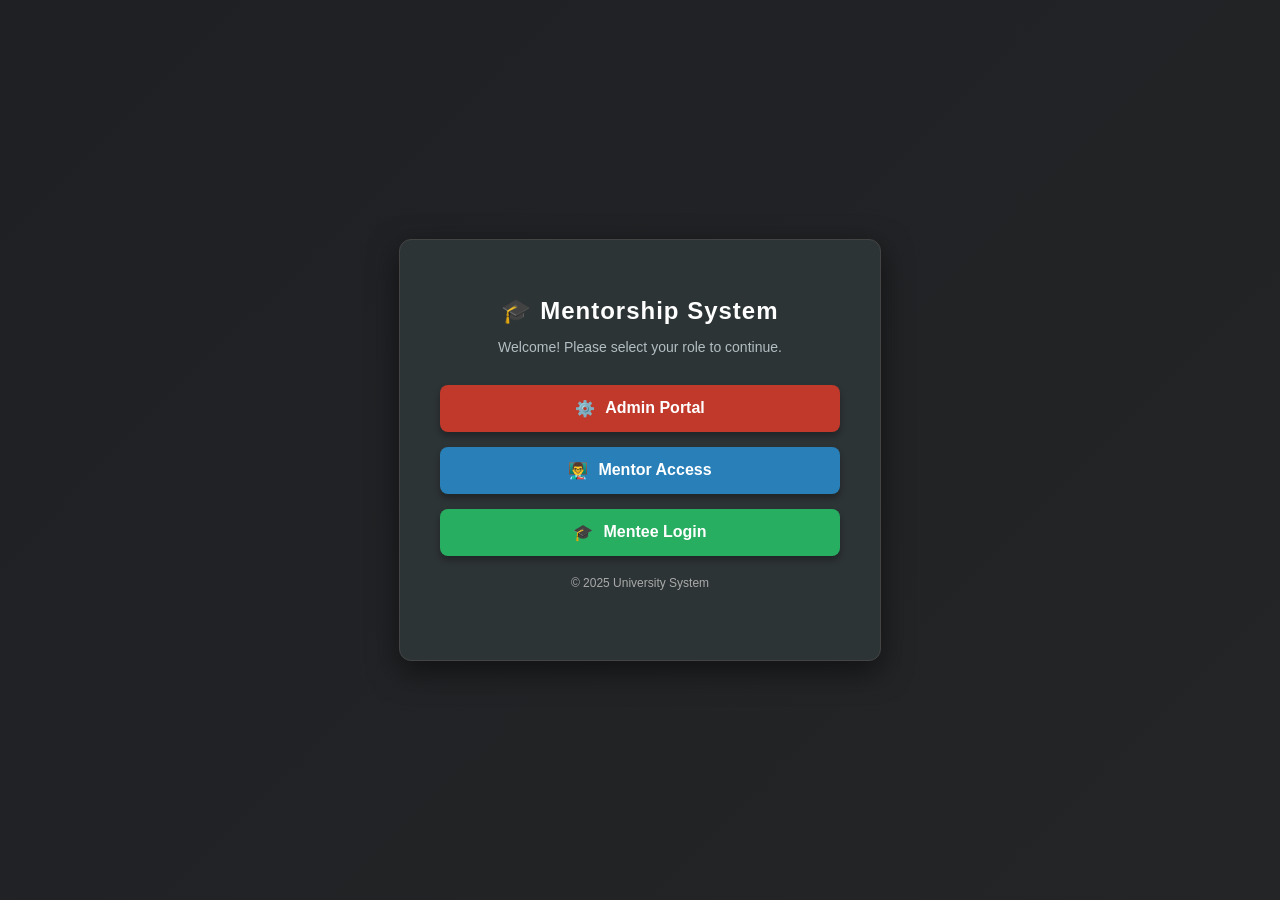
<file: web/Storyboard/index.html>
<!DOCTYPE html>
<!--
Click nbfs://nbhost/SystemFileSystem/Templates/Licenses/license-default.txt to change this license
Click nbfs://nbhost/SystemFileSystem/Templates/JSP_Servlet/Html.html to edit this template
-->

<html lang="en">
<head>
    <meta charset="UTF-8">
    <title>Student Mentorship Program System</title>
    <style>
        /* 1. Reset and Dark Base */
        body {
            margin: 0;
            padding: 0;
            font-family: 'Segoe UI', Tahoma, Geneva, Verdana, sans-serif;
            /* Dark background gradient */
            background: linear-gradient(135deg, #1e2024 0%, #232526 100%);
            height: 100vh;
            display: flex;
            justify-content: center;
            align-items: center;
            color: #ffffff; /* Default text color is white */
        }

        /* 2. The Dark Card */
        .login-card {
            background-color: #2d3436; /* Dark Gray Card */
            padding: 40px;
            border-radius: 12px;
            /* Subtle shadow + faint border for contrast */
            box-shadow: 0 10px 30px rgba(0,0,0,0.5);
            border: 1px solid #444; 
            text-align: center;
            width: 100%;
            max-width: 400px;
            transition: transform 0.3s ease;
        }

        .login-card:hover {
            transform: translateY(-5px);
            border-color: #666; /* Lighten border on hover */
        }

        /* 3. Typography */
        h1 {
            color: #ffffff;
            margin-bottom: 10px;
            font-size: 24px;
            letter-spacing: 1px;
        }

        p {
            color: #b2bec3; /* Light Gray text */
            margin-bottom: 30px;
            font-size: 14px;
        }

        /* 4. Button Container */
        .role-buttons {
            display: flex;
            flex-direction: column;
            gap: 15px;
        }

        /* 5. Button Styling */
        .btn {
            padding: 14px 20px;
            border: none;
            border-radius: 8px;
            font-size: 16px;
            font-weight: 600;
            cursor: pointer;
            transition: all 0.3s ease;
            display: flex;
            align-items: center;
            justify-content: center;
            gap: 10px;
            text-decoration: none;
            color: white;
            /* Add subtle darkness to button backgrounds */
            box-shadow: 0 4px 6px rgba(0,0,0,0.3);
        }

        /* Specific Colors - Adjusted for Dark Mode */
        .btn-admin {
            background-color: #c0392b; /* Deep Red */
        }
        .btn-admin:hover { background-color: #e74c3c; box-shadow: 0 0 15px rgba(231, 76, 60, 0.4); }

        .btn-mentor {
            background-color: #2980b9; /* Deep Blue */
        }
        .btn-mentor:hover { background-color: #3498db; box-shadow: 0 0 15px rgba(52, 152, 219, 0.4); }

        .btn-mentee {
            background-color: #27ae60; /* Deep Green */
        }
        .btn-mentee:hover { background-color: #2ecc71; box-shadow: 0 0 15px rgba(46, 204, 113, 0.4); }

    </style>
</head>
<body>
    <div class = "login-card">
        <h1>🎓 Mentorship System</h1>
        <p>Welcome! Please select your role to continue.</p>

        <div class="role-buttons">
            <button class="btn btn-admin" onclick="location.href='login.html?role=Admin'">
                <span>⚙️</span> Admin Portal
            </button>

            <button class="btn btn-mentor" onclick="location.href='login.html?role=Mentor'">
                <span>👨‍🏫</span> Mentor Access
            </button>

            <button class="btn btn-mentee" onclick="location.href='login.html?role=Mentee'">
                <span>🎓</span> Mentee Login
            </button>
        </div>
        <p style="margin-top: 20px; font-size: 12px; color: #aaa;">© 2025 University System</p>
    </div>
</body>
</html>
</file>
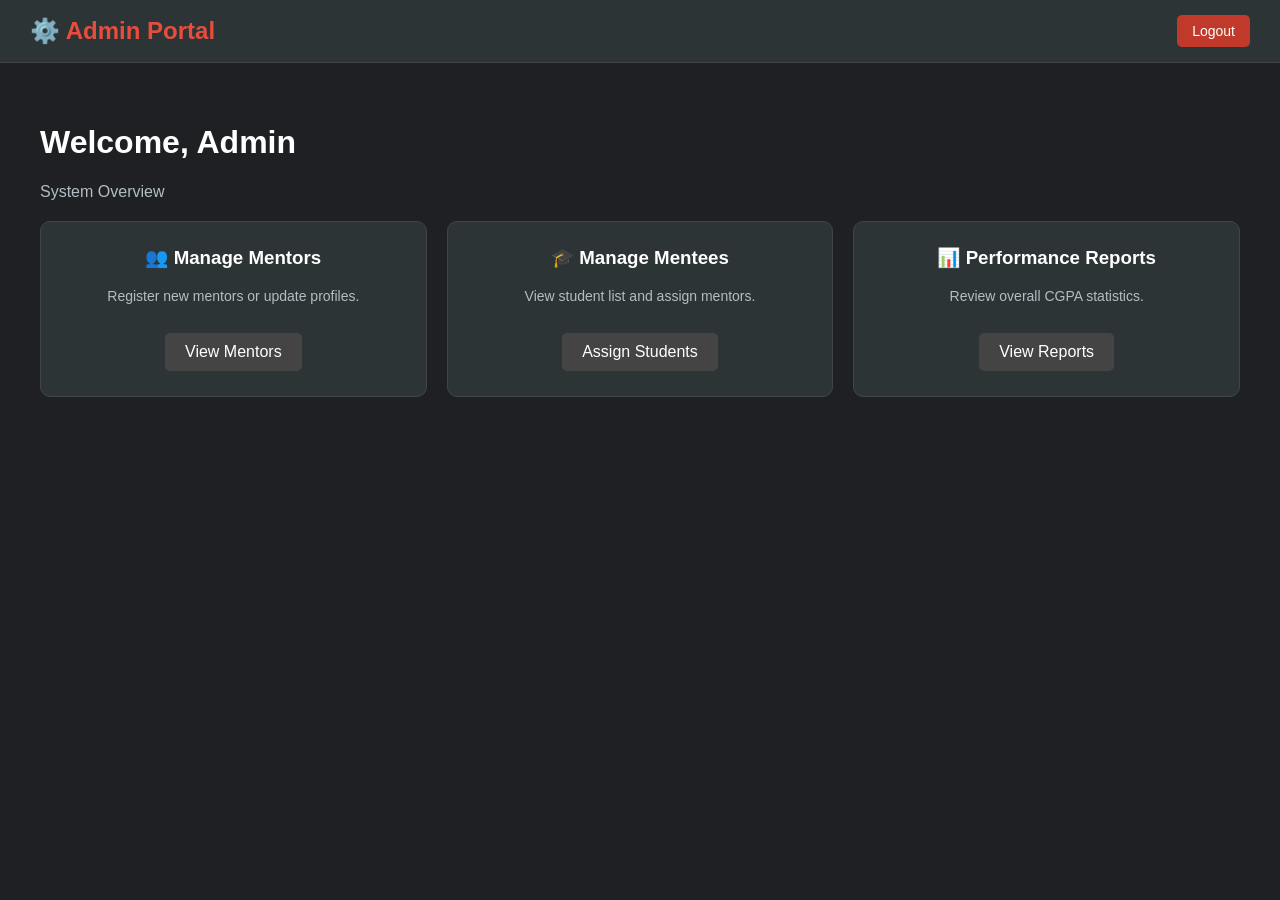
<file: web/Storyboard/admin_dashboard.html>
<!DOCTYPE html>
<!--
Click nbfs://nbhost/SystemFileSystem/Templates/Licenses/license-default.txt to change this license
Click nbfs://nbhost/SystemFileSystem/Templates/JSP_Servlet/Html.html to edit this template
-->

<html lang="en">
<head>
    <meta charset="UTF-8">
    <title>Admin Dashboard</title>
    <style>
        /* Shared Dark Theme */
        body {
            margin: 0; font-family: 'Segoe UI', sans-serif;
            background-color: #1e2024; color: white;
        }
        
        /* Navbar */
        .navbar {
            background-color: #2d3436; padding: 15px 30px;
            display: flex; justify-content: space-between; align-items: center;
            border-bottom: 1px solid #444;
        }
        .navbar h2 { margin: 0; color: #e74c3c; /* Red for Admin */ }
        .btn-logout {
            padding: 8px 15px; background-color: #c0392b; color: white;
            text-decoration: none; border-radius: 5px; font-size: 14px;
        }

        /* Main Content Grid */
        .container { padding: 40px; max-width: 1200px; margin: 0 auto; }
        .dashboard-grid {
            display: grid; grid-template-columns: repeat(auto-fit, minmax(250px, 1fr));
            gap: 20px; margin-top: 20px;
        }

        /* Action Cards */
        .card {
            background-color: #2d3436; padding: 25px; border-radius: 10px;
            text-align: center; border: 1px solid #444; transition: 0.3s;
        }
        .card:hover { transform: translateY(-5px); border-color: #e74c3c; }
        .card h3 { margin-top: 0; }
        .card p { color: #b2bec3; font-size: 14px; }
        
        .btn-action {
            display: inline-block; margin-top: 15px; padding: 10px 20px;
            background-color: #444; color: white; text-decoration: none;
            border-radius: 5px; transition: 0.3s;
        }
        .btn-action:hover { background-color: #e74c3c; }
    </style>
</head>
<body>
    <div class="navbar">
        <h2>⚙️ Admin Portal</h2>
        <a href="index.html" class="btn-logout">Logout</a>
    </div>

    <div class="container">
        <h1>Welcome, Admin</h1>
        <p style="color: #b2bec3;">System Overview</p>

        <div class="dashboard-grid">
            <div class="card">
                <h3>👥 Manage Mentors</h3>
                <p>Register new mentors or update profiles.</p>
                <a href="#" class="btn-action">View Mentors</a>
            </div>

            <div class="card">
                <h3>🎓 Manage Mentees</h3>
                <p>View student list and assign mentors.</p>
                <a href="#" class="btn-action">Assign Students</a>
            </div>

            <div class="card">
                <h3>📊 Performance Reports</h3>
                <p>Review overall CGPA statistics.</p>
                <a href="#" class="btn-action">View Reports</a>
            </div>
        </div>
    </div>
</body>
</html>
</file>
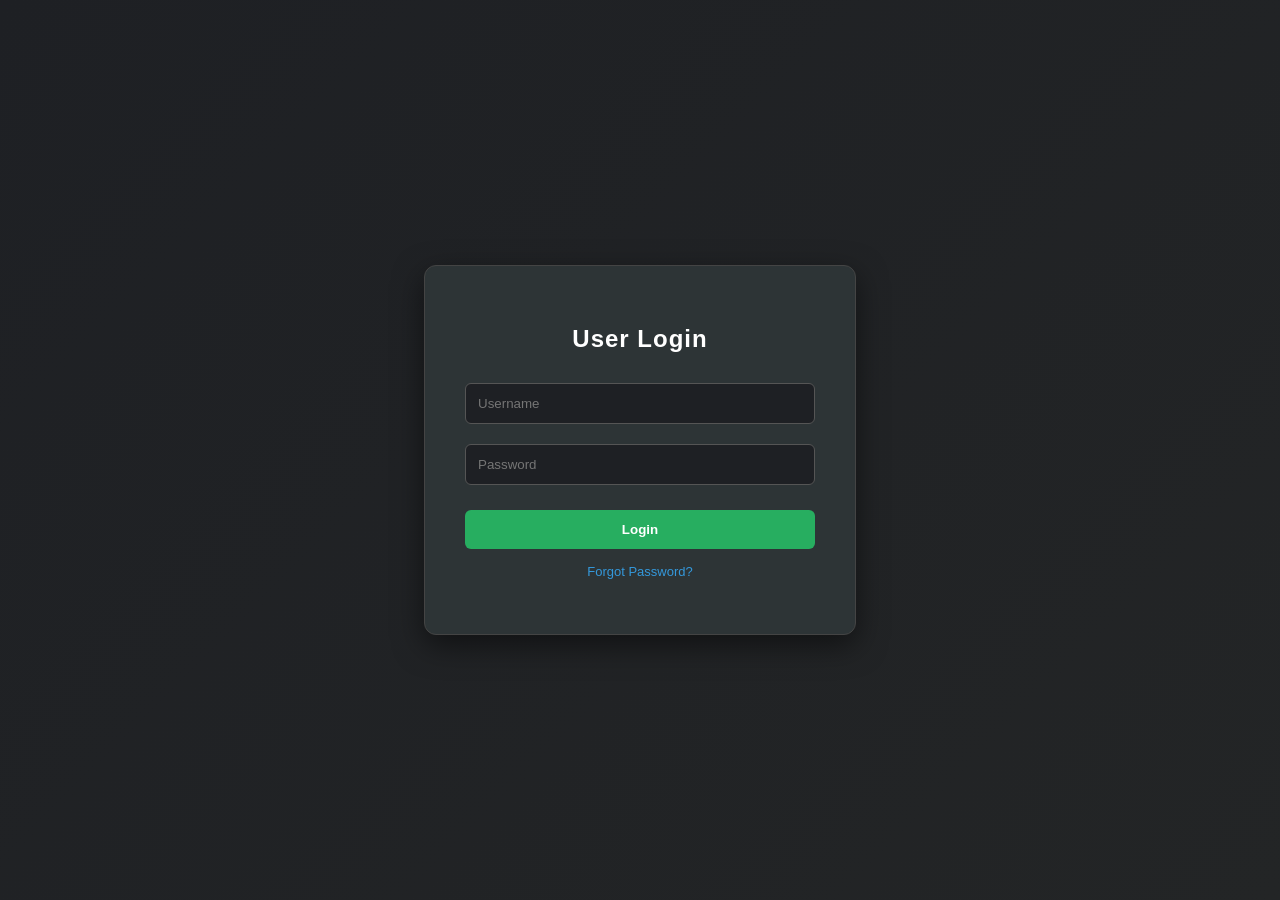
<file: web/Storyboard/login.html>
<!DOCTYPE html>
<!--
Click nbfs://nbhost/SystemFileSystem/Templates/Licenses/license-default.txt to change this license
Click nbfs://nbhost/SystemFileSystem/Templates/JSP_Servlet/Html.html to edit this template
-->

<html lang="en">
<head>
    <meta charset="UTF-8">
    <title>Login</title>
    <style>
        body {
            margin: 0; padding: 0;
            font-family: 'Segoe UI', Tahoma, Geneva, Verdana, sans-serif;
            background: linear-gradient(135deg, #1e2024 0%, #232526 100%);
            height: 100vh;
            display: flex; justify-content: center; align-items: center;
            color: white;
        }
        .login-card {
            background-color: #2d3436;
            padding: 40px;
            border-radius: 12px;
            box-shadow: 0 10px 30px rgba(0,0,0,0.5);
            border: 1px solid #444;
            width: 100%; max-width: 350px;
            text-align: center;
        }
        h2 { margin-bottom: 20px; letter-spacing: 1px; }
        input {
            width: 100%; padding: 12px; margin: 10px 0;
            background-color: #1e2024; border: 1px solid #555;
            border-radius: 6px; color: white; box-sizing: border-box;
        }
        input:focus { outline: none; border-color: #3498db; }
        
        .btn-login {
            width: 100%; padding: 12px; margin-top: 15px;
            background-color: #27ae60; color: white;
            border: none; border-radius: 6px; font-weight: bold; cursor: pointer;
            transition: 0.3s;
        }
        .btn-login:hover { background-color: #2ecc71; box-shadow: 0 0 10px rgba(46, 204, 113, 0.4); }

        .links { margin-top: 15px; font-size: 13px; }
        .links a { color: #3498db; text-decoration: none; margin: 0 5px; cursor: pointer; }
        .links a:hover { text-decoration: underline; }
        
        .hidden { display: none; }
    </style>
</head>
<body>
    <div class="login-card">
        <h2 id="role-title">Login</h2>

        <input type="text" placeholder="Username" required>
        <input type="password" placeholder="Password" required>
        
        <button class="btn-login" onclick="handleLogin()">Login</button>

        <div class="links">
            <a href="#" onclick="alert('Reset password feature coming soon!')">Forgot Password?</a>
            <br><br>
            <span id="signup-section" class="hidden">
                New Student? <a href="register_mentee.html">Sign Up Here</a>
            </span>
        </div>
    </div>
    
    <script>
        // 1. Get the Role from the URL (passed from index.html)
        const urlParams = new URLSearchParams(window.location.search);
        const role = urlParams.get('role') || 'User';
        
        // 2. Update Title
        document.getElementById('role-title').innerText = role + " Login";
        
        // 3. Show "Sign Up" only if the user is a Mentee
        if (role === 'Mentee') {
            document.getElementById('signup-section').classList.remove('hidden');
        }

        // 4. Handle Login Logic
        function handleLogin() {
            if(role === 'Admin') window.location.href = 'admin_dashboard.html';
            else if(role === 'Mentor') window.location.href = 'mentor_dashboard.html';
            else window.location.href = 'mentee_dashboard.html';
        }
    </script>
</body>
</html>
</file>
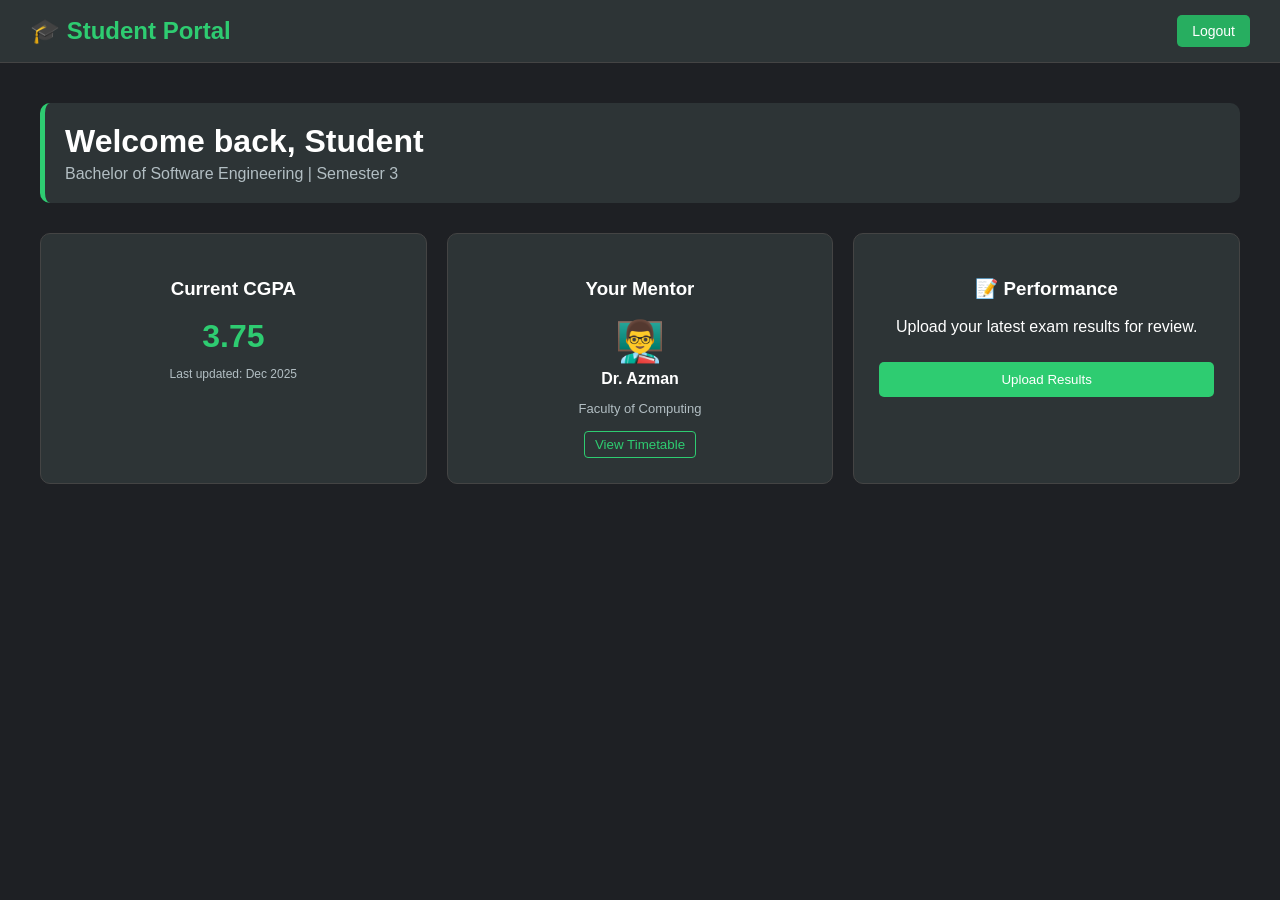
<file: web/Storyboard/mentee_dashboard.html>
<!DOCTYPE html>
<!--
Click nbfs://nbhost/SystemFileSystem/Templates/Licenses/license-default.txt to change this license
Click nbfs://nbhost/SystemFileSystem/Templates/JSP_Servlet/Html.html to edit this template
-->

<html lang="en">
<head>
    <meta charset="UTF-8">
    <title>Mentee Dashboard</title>
    <style>
        /* Shared Dark Theme */
        body {
            margin: 0; font-family: 'Segoe UI', sans-serif;
            background-color: #1e2024; color: white;
        }
        
        /* Navbar */
        .navbar {
            background-color: #2d3436; padding: 15px 30px;
            display: flex; justify-content: space-between; align-items: center;
            border-bottom: 1px solid #444;
        }
        .navbar h2 { margin: 0; color: #2ecc71; /* Green for Mentee */ }
        .btn-logout {
            padding: 8px 15px; background-color: #27ae60; color: white;
            text-decoration: none; border-radius: 5px; font-size: 14px;
        }

        /* Content */
        .container { padding: 40px; max-width: 1200px; margin: 0 auto; }
        
        /* Profile Summary Box */
        .profile-summary {
            background: linear-gradient(to right, #2d3436, #2d3436);
            padding: 20px; border-radius: 10px; border-left: 5px solid #2ecc71;
            margin-bottom: 30px;
        }

        .dashboard-grid {
            display: grid; grid-template-columns: repeat(auto-fit, minmax(250px, 1fr));
            gap: 20px;
        }

        .card {
            background-color: #2d3436; padding: 25px; border-radius: 10px;
            border: 1px solid #444; text-align: center;
        }
        .card:hover { border-color: #2ecc71; }

        .stat-number { font-size: 32px; font-weight: bold; color: #2ecc71; display: block; margin: 10px 0; }
        
        .btn-upload {
            background-color: #2ecc71; color: white; border: none; padding: 10px 20px;
            border-radius: 5px; cursor: pointer; margin-top: 10px; width: 100%;
        }
    </style>
</head>
<body>
    <div class="navbar">
        <h2>🎓 Student Portal</h2>
        <a href="index.html" class="btn-logout">Logout</a>
    </div>

    <div class="container">
        <div class="profile-summary">
            <h1 style="margin:0;">Welcome back, Student</h1>
            <p style="color:#b2bec3; margin:5px 0 0 0;">Bachelor of Software Engineering | Semester 3</p>
        </div>

        <div class="dashboard-grid">
            <div class="card">
                <h3>Current CGPA</h3>
                <span class="stat-number">3.75</span>
                <p style="color:#b2bec3; font-size:12px;">Last updated: Dec 2025</p>
            </div>

            <div class="card">
                <h3>Your Mentor</h3>
                <div style="margin: 15px 0;">
                    <span style="font-size: 40px;">👨‍🏫</span>
                    <h4 style="margin:5px 0;">Dr. Azman</h4>
                    <p style="color:#b2bec3; font-size:13px;">Faculty of Computing</p>
                </div>
                <button style="background:none; border:1px solid #2ecc71; color:#2ecc71; padding:5px 10px; border-radius:4px; cursor:pointer;">View Timetable</button>
            </div>

            <div class="card">
                <h3>📝 Performance</h3>
                <p>Upload your latest exam results for review.</p>
                <button class="btn-upload">Upload Results</button>
            </div>
        </div>
    </div>
</body>
</html>
</file>
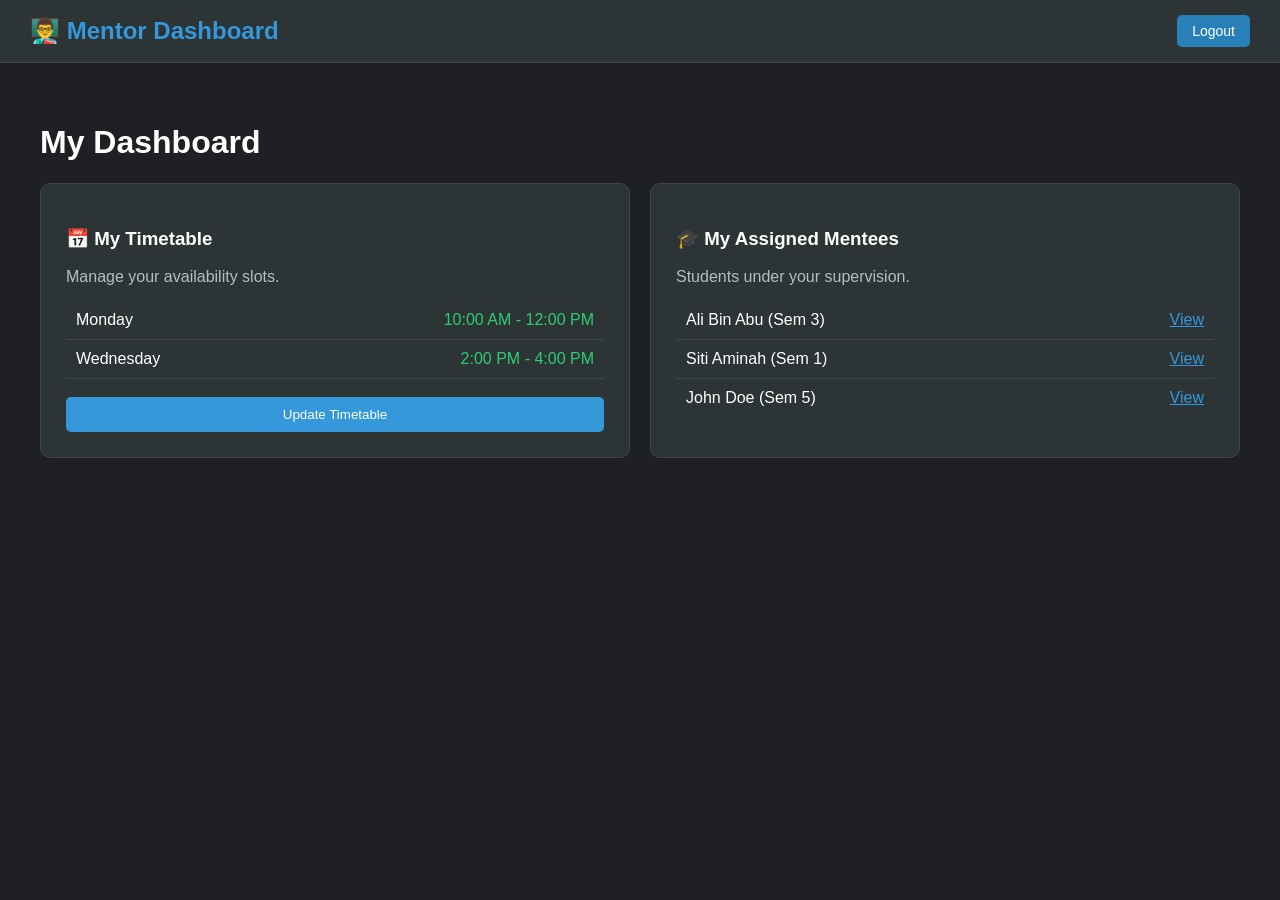
<file: web/Storyboard/mentor_dashboard.html>
<!DOCTYPE html>
<!--
Click nbfs://nbhost/SystemFileSystem/Templates/Licenses/license-default.txt to change this license
Click nbfs://nbhost/SystemFileSystem/Templates/JSP_Servlet/Html.html to edit this template
-->

<html lang="en">
<head>
    <meta charset="UTF-8">
    <title>Mentor Dashboard</title>
    <style>
        /* Shared Dark Theme */
        body {
            margin: 0; font-family: 'Segoe UI', sans-serif;
            background-color: #1e2024; color: white;
        }
        
        /* Navbar */
        .navbar {
            background-color: #2d3436; padding: 15px 30px;
            display: flex; justify-content: space-between; align-items: center;
            border-bottom: 1px solid #444;
        }
        .navbar h2 { margin: 0; color: #3498db; /* Blue for Mentor */ }
        .btn-logout {
            padding: 8px 15px; background-color: #2980b9; color: white;
            text-decoration: none; border-radius: 5px; font-size: 14px;
        }

        /* Content */
        .container { padding: 40px; max-width: 1200px; margin: 0 auto; }
        .dashboard-grid {
            display: grid; grid-template-columns: repeat(auto-fit, minmax(300px, 1fr));
            gap: 20px; margin-top: 20px;
        }

        .card {
            background-color: #2d3436; padding: 25px; border-radius: 10px;
            border: 1px solid #444; transition: 0.3s;
        }
        .card:hover { transform: translateY(-5px); border-color: #3498db; }
        
        .list-item {
            padding: 10px; border-bottom: 1px solid #444;
            display: flex; justify-content: space-between;
        }
        .list-item:last-child { border-bottom: none; }
    </style>
</head>
<body>
    <div class="navbar">
        <h2>👨‍🏫 Mentor Dashboard</h2>
        <a href="index.html" class="btn-logout">Logout</a>
    </div>

    <div class="container">
        <h1>My Dashboard</h1>
        
        <div class="dashboard-grid">
            <div class="card">
                <h3>📅 My Timetable</h3>
                <p style="color:#b2bec3; margin-bottom: 15px;">Manage your availability slots.</p>
                
                <div class="list-item">
                    <span>Monday</span> <span style="color:#2ecc71">10:00 AM - 12:00 PM</span>
                </div>
                <div class="list-item">
                    <span>Wednesday</span> <span style="color:#2ecc71">2:00 PM - 4:00 PM</span>
                </div>
                <br>
                <button style="width:100%; padding:10px; background:#3498db; border:none; color:white; border-radius:5px; cursor:pointer;">Update Timetable</button>
            </div>

            <div class="card">
                <h3>🎓 My Assigned Mentees</h3>
                <p style="color:#b2bec3; margin-bottom: 15px;">Students under your supervision.</p>

                <div class="list-item">
                    <span>Ali Bin Abu (Sem 3)</span> <a href="#" style="color:#3498db">View</a>
                </div>
                <div class="list-item">
                    <span>Siti Aminah (Sem 1)</span> <a href="#" style="color:#3498db">View</a>
                </div>
                <div class="list-item">
                    <span>John Doe (Sem 5)</span> <a href="#" style="color:#3498db">View</a>
                </div>
            </div>
        </div>
    </div>
</body>
</html>
</file>
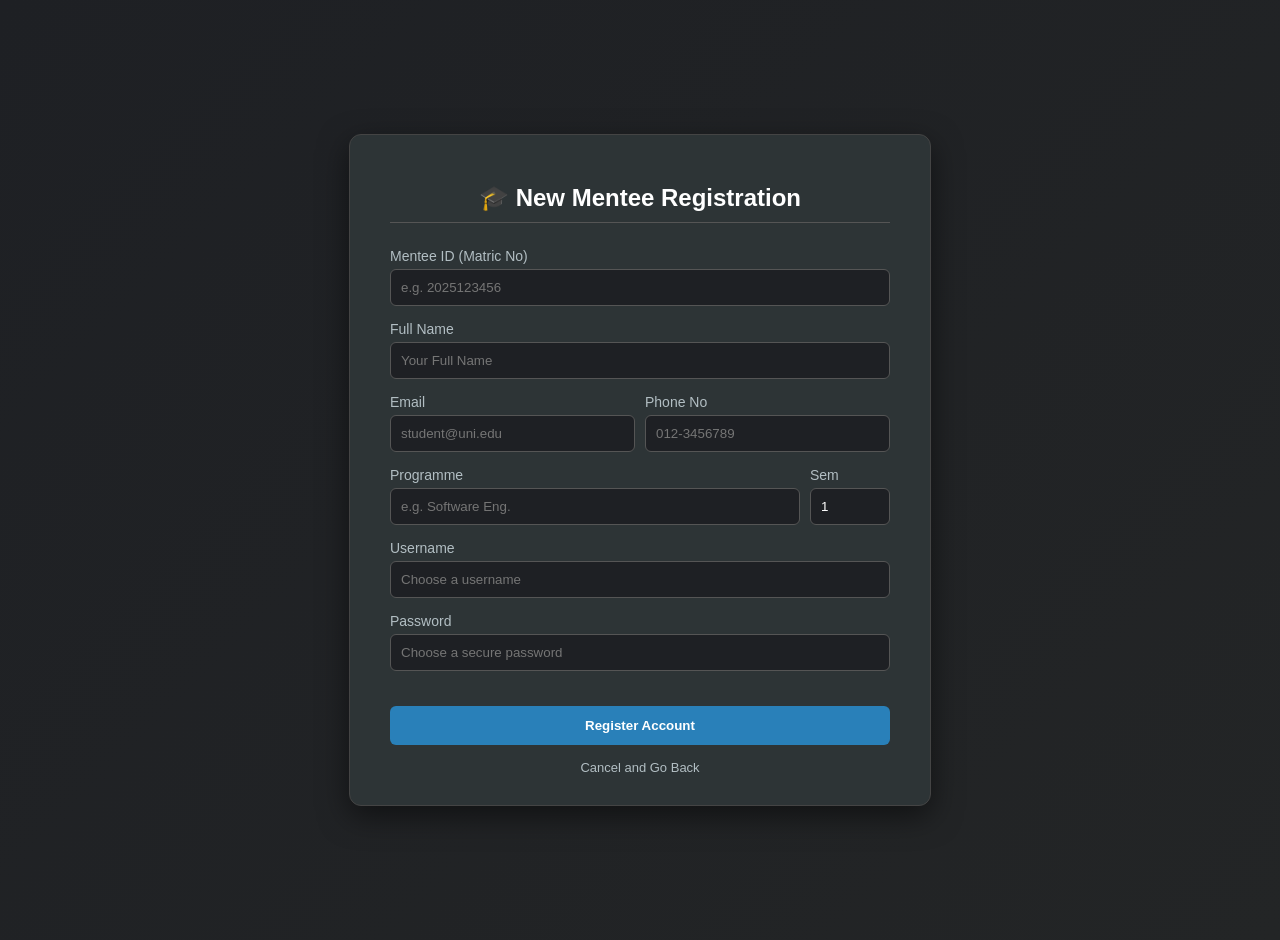
<file: web/Storyboard/register_mentee.html>
<!DOCTYPE html>
<!--
Click nbfs://nbhost/SystemFileSystem/Templates/Licenses/license-default.txt to change this license
Click nbfs://nbhost/SystemFileSystem/Templates/JSP_Servlet/Html.html to edit this template
-->

<html lang="en">
<head>
    <meta charset="UTF-8">
    <meta name="viewport" content="width=device-width, initial-scale=1.0">
    <title>Mentee Registration</title>
    <style>
        body {
            margin: 0; padding: 20px;
            font-family: 'Segoe UI', Tahoma, Geneva, Verdana, sans-serif;
            background: linear-gradient(135deg, #1e2024 0%, #232526 100%);
            min-height: 100vh;
            display: flex; justify-content: center; align-items: center;
            color: white;
        }
        .reg-card {
            background-color: #2d3436;
            padding: 30px 40px;
            border-radius: 12px;
            box-shadow: 0 10px 30px rgba(0,0,0,0.5);
            border: 1px solid #444;
            width: 100%; max-width: 500px;
        }
        h2 { text-align: center; margin-bottom: 25px; border-bottom: 1px solid #555; padding-bottom: 10px;}
        
        .form-group { margin-bottom: 15px; }
        label { display: block; margin-bottom: 5px; font-size: 14px; color: #b2bec3; }
        
        input, select {
            width: 100%; padding: 10px;
            background-color: #1e2024; border: 1px solid #555;
            border-radius: 6px; color: white; box-sizing: border-box;
        }
        input:focus { outline: none; border-color: #27ae60; }

        .btn-submit {
            width: 100%; padding: 12px; margin-top: 20px;
            background-color: #2980b9; color: white;
            border: none; border-radius: 6px; font-weight: bold; cursor: pointer;
            transition: 0.3s;
        }
        .btn-submit:hover { background-color: #3498db; box-shadow: 0 0 10px rgba(52, 152, 219, 0.4); }

        .back-link { display: block; text-align: center; margin-top: 15px; color: #b2bec3; text-decoration: none; font-size: 13px; }
        .back-link:hover { color: white; }
    </style>
</head>
<body>

    <div class="reg-card">
        <h2>🎓 New Mentee Registration</h2>
        
        <div class="form-group">
            <label>Mentee ID (Matric No)</label>
            <input type="text" placeholder="e.g. 2025123456" required>
        </div>

        <div class="form-group">
            <label>Full Name</label>
            <input type="text" placeholder="Your Full Name" required>
        </div>

        <div class="form-group" style="display: flex; gap: 10px;">
            <div style="flex: 1;">
                <label>Email</label>
                <input type="email" placeholder="student@uni.edu" required>
            </div>
            <div style="flex: 1;">
                <label>Phone No</label>
                <input type="tel" placeholder="012-3456789" required>
            </div>
        </div>

        <div class="form-group" style="display: flex; gap: 10px;">
            <div style="flex: 1;">
                <label>Programme</label>
                <input type="text" placeholder="e.g. Software Eng." required>
            </div>
            <div style="width: 80px;">
                <label>Sem</label>
                <input type="number" min="1" max="8" value="1">
            </div>
        </div>

        <div class="form-group">
            <label>Username</label>
            <input type="text" placeholder="Choose a username" required>
        </div>

        <div class="form-group">
            <label>Password</label>
            <input type="password" placeholder="Choose a secure password" required>
        </div>

        <button class="btn-submit" onclick="handleRegister()">Register Account</button>
        <a href="index.html" class="back-link">Cancel and Go Back</a>
    </div>

    <script>
        function handleRegister() {
            alert("Registration Successful! Redirecting to login...");
            // Redirect back to login page specifically for mentees
            window.location.href = "login.html?role=Mentee"; 
        }
    </script>
</body>
</html>
</file>
